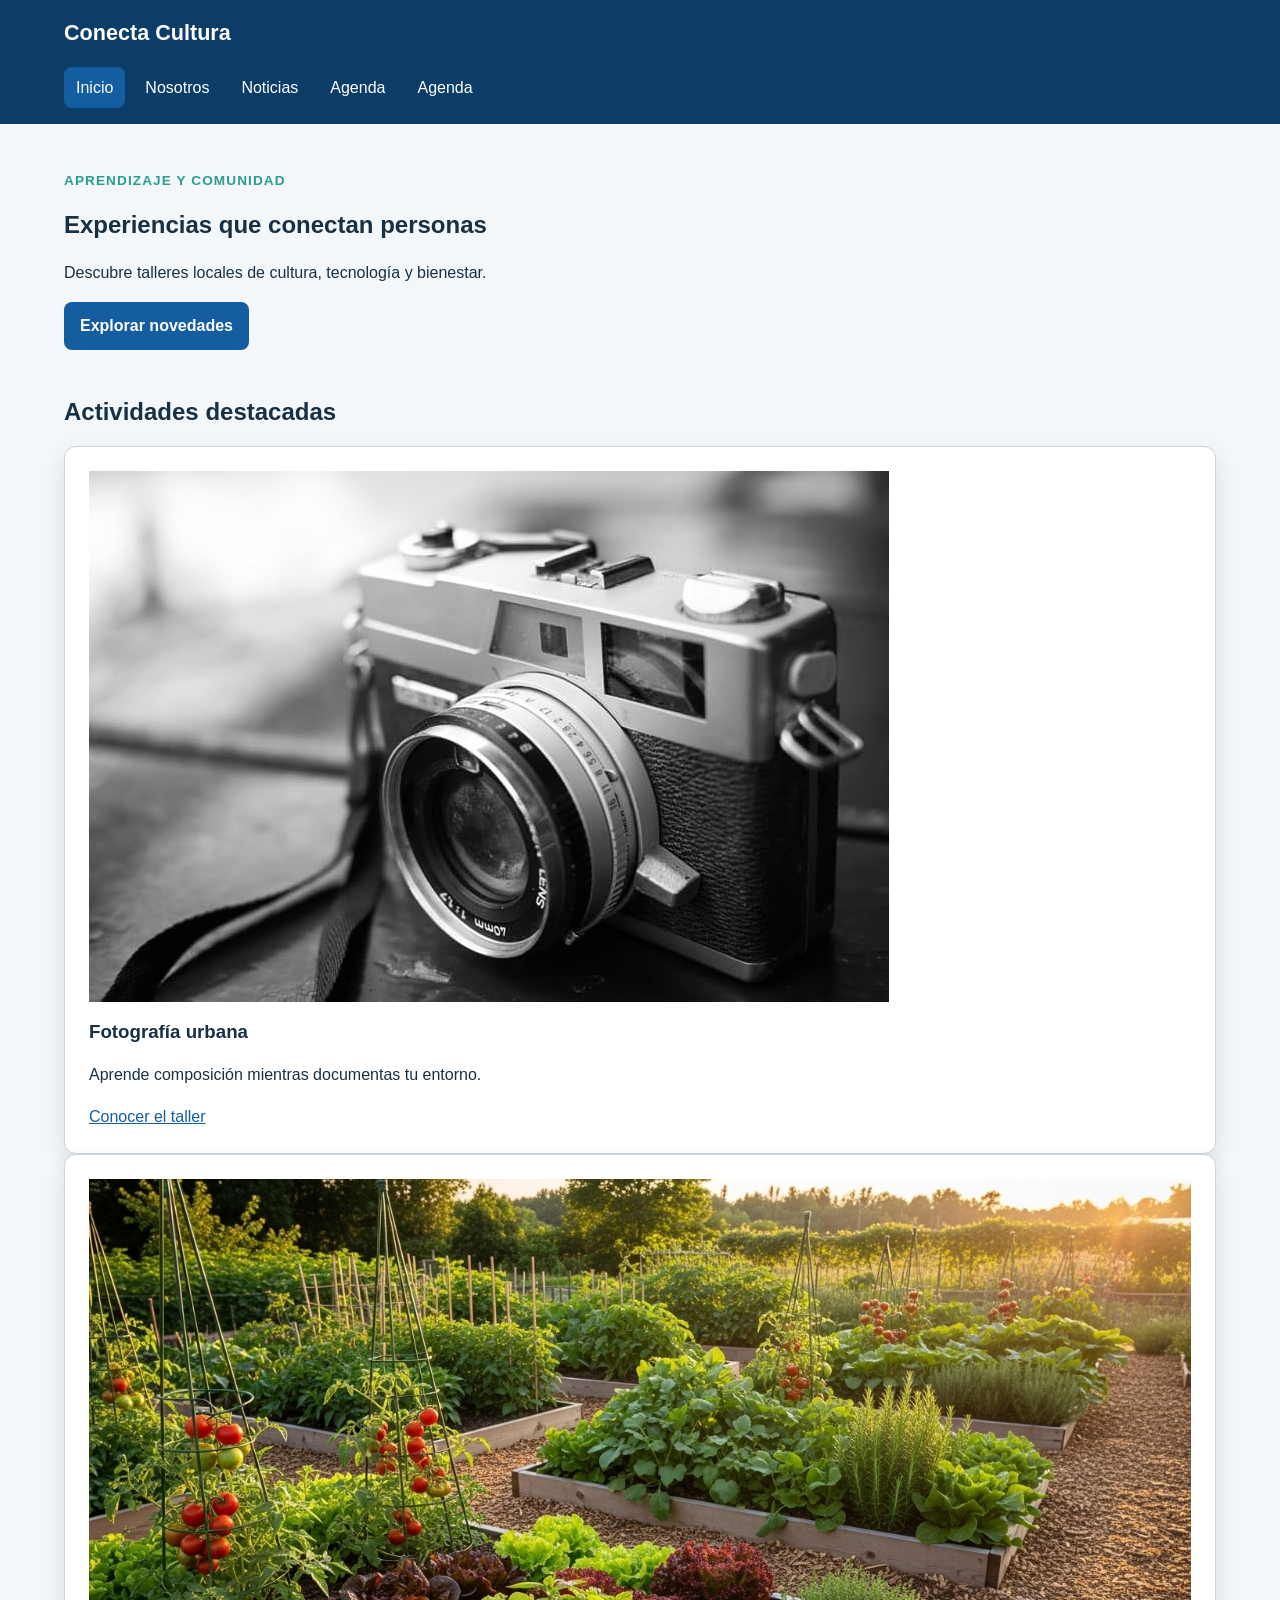
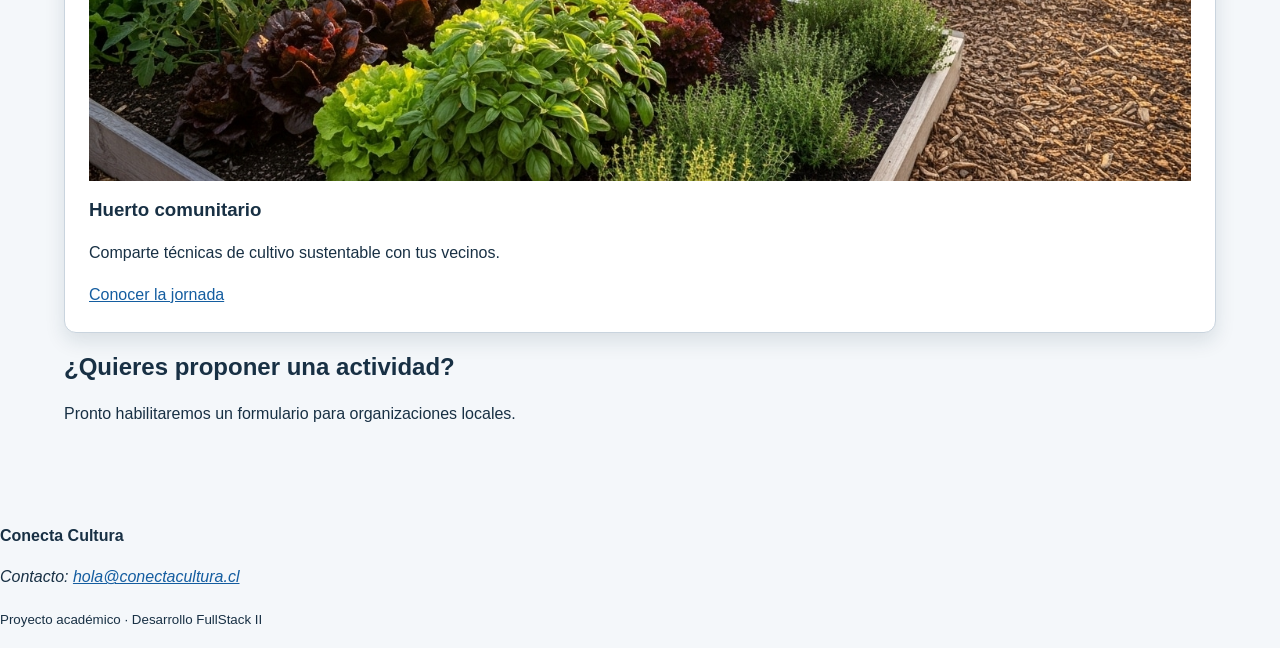
<file: index.html>
<!DOCTYPE html>
<html lang="es">
<head>
  <meta charset="UTF-8">
  <meta name="viewport" content="width=device-width, initial-scale=1.0">
  <meta name="description" content="Talleres y actividades de Conecta Cultura">
  <title>Inicio | Conecta Cultura</title>
  <link rel="stylesheet" href="assets/css/estilos.css">
</head>
<body>
  <a class="salto-contenido" href="#contenido-principal">Ir al contenido</a>
  <header class="cabecera-sitio">
    <a class="marca" href="index.html">Conecta Cultura</a>
    <nav aria-label="Navegación principal">
      <ul class="menu">
        <li><a href="index.html" aria-current="page">Inicio</a></li>
        <li><a href="nosotros.html">Nosotros</a></li>
        <li><a href="noticias.html">Noticias</a></li>
        <li><a href="agenda.html">Agenda</a></li>
        <li><a href="participar.html">Agenda</a></li>
      </ul>
    </nav>
  </header>

  <main id="contenido-principal">
    <section class="presentacion">
      <p class="etiqueta">Aprendizaje y comunidad</p>
      <h1>Experiencias que conectan personas</h1>
      <p>Descubre talleres locales de cultura, tecnología y bienestar.</p>
      <a class="boton" href="noticias.html">Explorar novedades</a>
    </section>

    <section aria-labelledby="titulo-actividades">
      <h2 id="titulo-actividades">Actividades destacadas</h2>
      <div class="grilla-tarjetas">
        <article class="tarjeta">
          <img src="assets/img/fotografia.jpg"
               alt="Participantes fotografiando edificios del barrio">
          <h3>Fotografía urbana</h3>
          <p>Aprende composición mientras documentas tu entorno.</p>
          <a href="noticia-detalle-1.html">Conocer el taller</a>
        </article>
        <article class="tarjeta">
          <img src="assets/img/huerto.jpg"
               alt="Manos plantando una hierba en un huerto comunitario">
          <h3>Huerto comunitario</h3>
          <p>Comparte técnicas de cultivo sustentable con tus vecinos.</p>
          <a href="noticia-detalle-2.html">Conocer la jornada</a>
        </article>
      </div>
    </section>

    <aside class="aviso" aria-labelledby="titulo-aviso">
      <h2 id="titulo-aviso">¿Quieres proponer una actividad?</h2>
      <p>Pronto habilitaremos un formulario para organizaciones locales.</p>
    </aside>
  </main>

  <footer class="pie-sitio">
    <p><strong>Conecta Cultura</strong></p>
    <address>Contacto: <a href="mailto:hola@conectacultura.cl">hola@conectacultura.cl</a></address>
    <p><small>Proyecto académico · Desarrollo FullStack II</small></p>
  </footer>
  <script src="assets/js/app.js"></script>
</body>
</html>
</file>
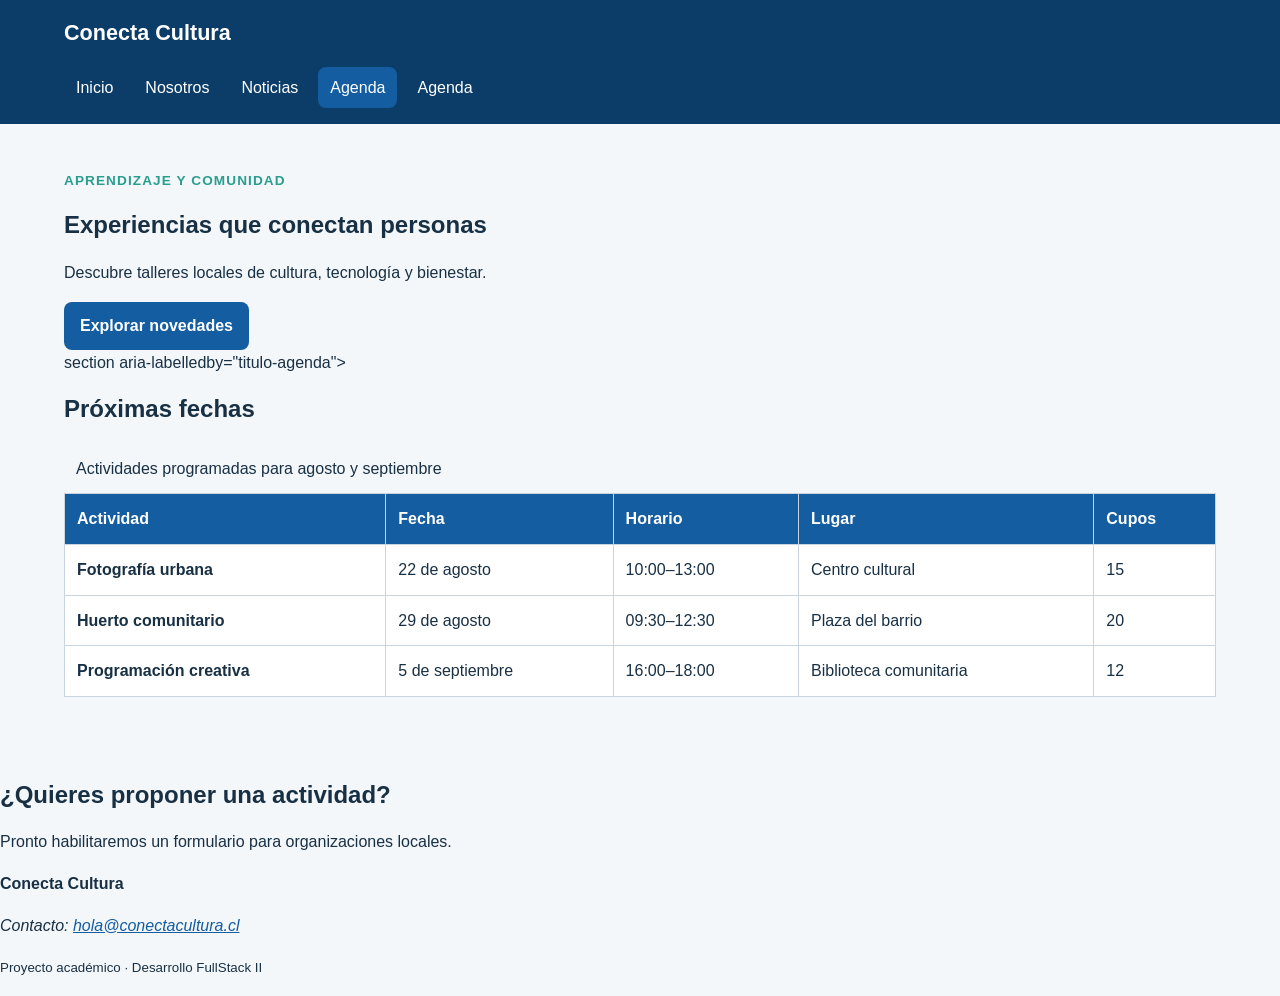
<file: agenda.html>
<!DOCTYPE html>
<html lang="es">
<head>
  <meta charset="UTF-8">
  <meta name="viewport" content="width=device-width, initial-scale=1.0">
  <meta name="description" content="Talleres y actividades de Conecta Cultura">
  <title>agenda | Conecta Cultura</title>
  <link rel="stylesheet" href="assets/css/estilos.css">
</head>
<body>
  <a class="salto-contenido" href="#contenido-principal">Ir al contenido</a>
  <header class="cabecera-sitio">
    <a class="marca" href="index.html">Conecta Cultura</a>
    <nav aria-label="Navegación principal">
      <ul class="menu">
        <li><a href="index.html" >Inicio</a></li>
        <li><a href="nosotros.html">Nosotros</a></li>
        <li><a href="noticias.html">Noticias</a></li>
        <li><a href="agenda.html" aria-current="page">Agenda</a></li>
        <li><a href="participar.html">Agenda</a></li>
      </ul>
    </nav>
  </header> 

  <main id="contenido-principal">
    <section class="presentacion">
      <p class="etiqueta">Aprendizaje y comunidad</p>
      <h1>Experiencias que conectan personas</h1>
      <p>Descubre talleres locales de cultura, tecnología y bienestar.</p>
      <a class="boton" href="noticias.html">Explorar novedades</a>
    </section>

    section aria-labelledby="titulo-agenda">
    <h2 id="titulo-agenda">Próximas fechas</h2>
    <div class="tabla-contenedor" tabindex="0"
         aria-label="Agenda desplazable horizontalmente">
      <table>
        <caption>Actividades programadas para agosto y septiembre</caption>
        <thead>
          <tr>
            <th scope="col">Actividad</th>
            <th scope="col">Fecha</th>
            <th scope="col">Horario</th>
            <th scope="col">Lugar</th>
            <th scope="col">Cupos</th>
          </tr>
        </thead>
        <tbody>
          <tr>
            <th scope="row">Fotografía urbana</th>
            <td><time datetime="2026-08-22">22 de agosto</time></td>
            <td><time datetime="10:00">10:00</time>–13:00</td>
            <td>Centro cultural</td>
            <td>15</td>
          </tr>
          <tr>
            <th scope="row">Huerto comunitario</th>
            <td><time datetime="2026-08-29">29 de agosto</time></td>
            <td><time datetime="09:30">09:30</time>–12:30</td>
            <td>Plaza del barrio</td>
            <td>20</td>
          </tr>
          <tr>
            <th scope="row">Programación creativa</th>
            <td><time datetime="2026-09-05">5 de septiembre</time></td>
            <td><time datetime="16:00">16:00</time>–18:00</td>
            <td>Biblioteca comunitaria</td>
            <td>12</td>
          </tr>
        </tbody>
      </table>
    </div>
  </section>
</main>


    <aside class="aviso" aria-labelledby="titulo-aviso">
      <h2 id="titulo-aviso">¿Quieres proponer una actividad?</h2>
      <p>Pronto habilitaremos un formulario para organizaciones locales.</p>
    </aside>
  </main>

  <footer class="pie-sitio">
    <p><strong>Conecta Cultura</strong></p>
    <address>Contacto: <a href="mailto:hola@conectacultura.cl">hola@conectacultura.cl</a></address>
    <p><small>Proyecto académico · Desarrollo FullStack II</small></p>
  </footer>
  <script src="assets/js/app.js"></script>
</body>
</html>
</file>
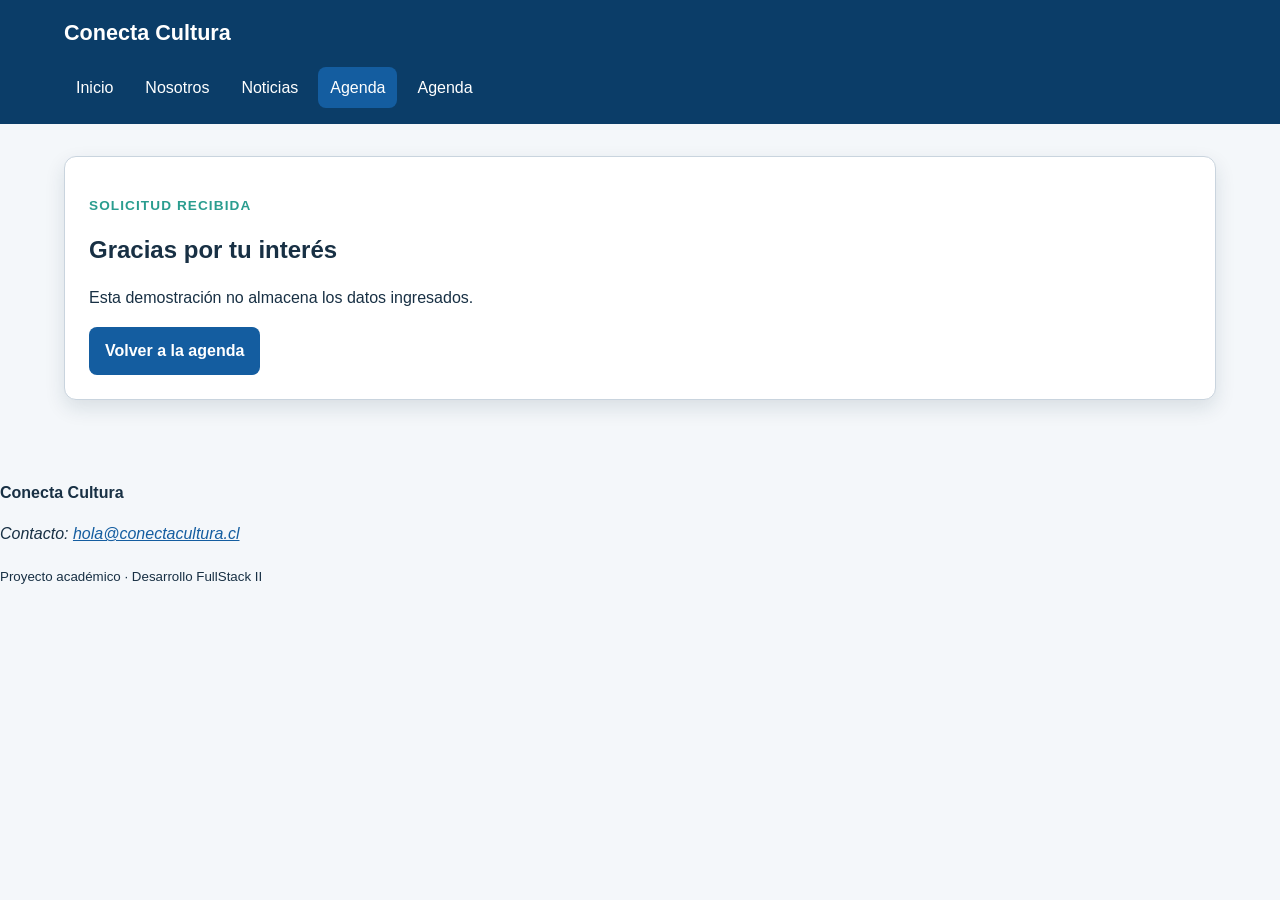
<file: confirmacion.html>
<!DOCTYPE html>
<html lang="es">
<head>
  <meta charset="UTF-8">
  <meta name="viewport" content="width=device-width, initial-scale=1.0">
  <meta name="description" content="Talleres y actividades de Conecta Cultura">
  <title>Inicio | Conecta Cultura</title>
  <link rel="stylesheet" href="assets/css/estilos.css">
</head>
<body>
  <a class="salto-contenido" href="#contenido-principal">Ir al contenido</a>
  <header class="cabecera-sitio">
    <a class="marca" href="index.html">Conecta Cultura</a>
    <nav aria-label="Navegación principal">
      <ul class="menu">
        <li><a href="index.html" >Inicio</a></li>
        <li><a href="nosotros.html">Nosotros</a></li>
        <li><a href="noticias.html">Noticias</a></li>
        <li><a href="agenda.html" aria-current="page">Agenda</a></li>
        <li><a href="participar.html">Agenda</a></li>
      </ul>
    </nav>
  </header> 

<main id="contenido-principal">
  <section class="mensaje-confirmacion">
    <p class="etiqueta">Solicitud recibida</p>
    <h1>Gracias por tu interés</h1>
    <p>Esta demostración no almacena los datos ingresados.</p>
    <a class="boton" href="agenda.html">Volver a la agenda</a>
  </section>
</main>


  <footer class="pie-sitio">
    <p><strong>Conecta Cultura</strong></p>
    <address>Contacto: <a href="mailto:hola@conectacultura.cl">hola@conectacultura.cl</a></address>
    <p><small>Proyecto académico · Desarrollo FullStack II</small></p>
  </footer>
  <script src="assets/js/app.js"></script>
</body>
</html>
</file>
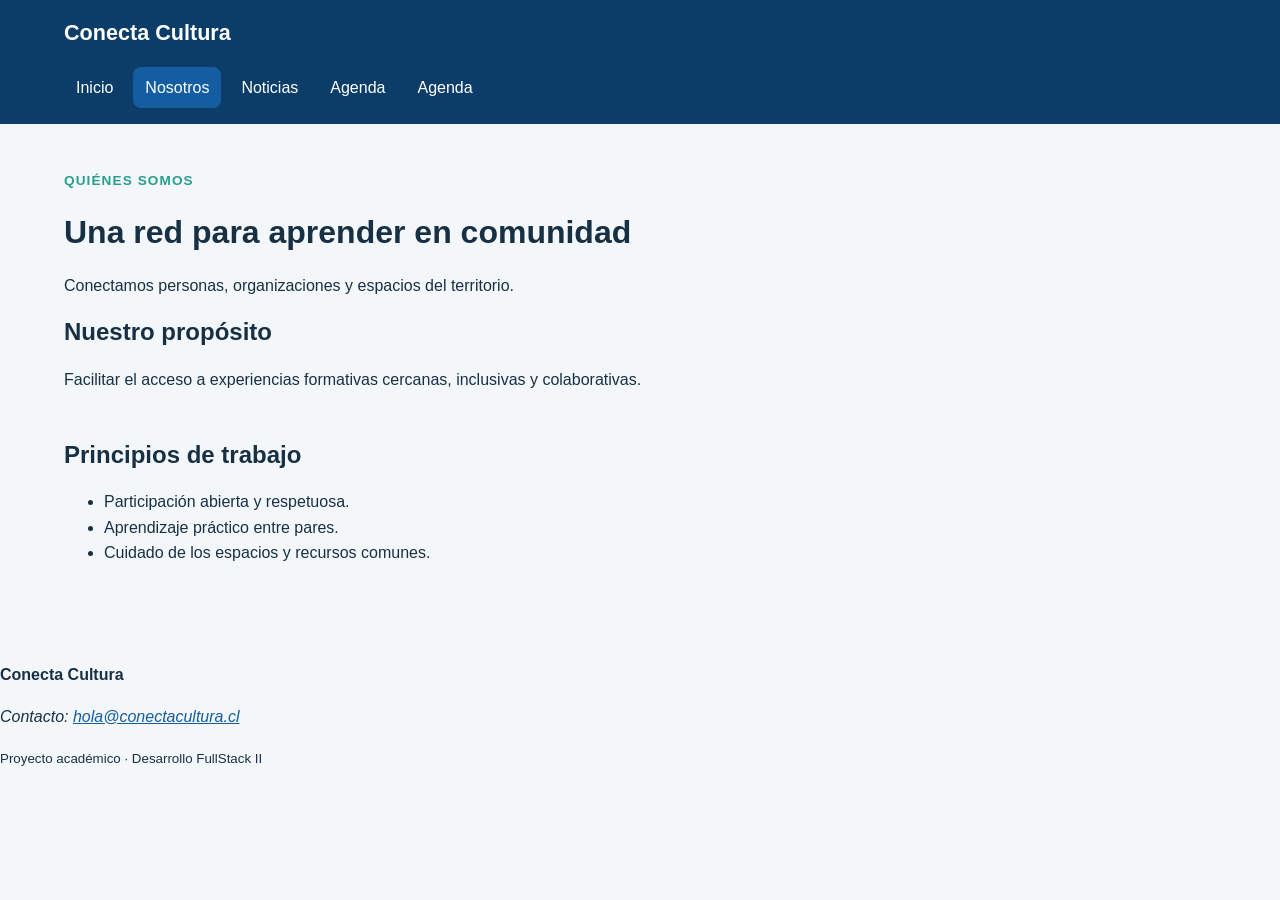
<file: nosotros.html>
<!DOCTYPE html>
<html lang="es">
<head>
  <meta charset="UTF-8">
  <meta name="viewport" content="width=device-width, initial-scale=1.0">
  <meta name="description" content="Nosotros en Conecta Cultura">
  <title>Nosotros | Conecta Cultura</title>
  <link rel="stylesheet" href="assets/css/estilos.css">
</head>
<body>
  <a class="salto-contenido" href="#contenido-principal">Ir al contenido</a>
  <header class="cabecera-sitio">
    <a class="marca" href="index.html">Conecta Cultura</a>
    <nav aria-label="Navegación principal">
      <ul class="menu">
        <li><a href="index.html">Inicio</a></li>
        <li><a href="nosotros.html" aria-current="page">Nosotros</a></li>
        <li><a href="noticias.html">Noticias</a></li>
        <li><a href="agenda.html">Agenda</a></li>
        <li><a href="participar.html">Agenda</a></li>
      </ul>
    </nav>
  </header>

    <main id="contenido-principal">
    <header class="encabezado-pagina">
        <p class="etiqueta">Quiénes somos</p>
        <h1>Una red para aprender en comunidad</h1>
        <p>Conectamos personas, organizaciones y espacios del territorio.</p>
    </header>

    <section aria-labelledby="titulo-proposito">
        <h2 id="titulo-proposito">Nuestro propósito</h2>
        <p>Facilitar el acceso a experiencias formativas cercanas,
        inclusivas y colaborativas.</p>
    </section>

    <section aria-labelledby="titulo-principios">
        <h2 id="titulo-principios">Principios de trabajo</h2>
        <ul>
        <li>Participación abierta y respetuosa.</li>
        <li>Aprendizaje práctico entre pares.</li>
        <li>Cuidado de los espacios y recursos comunes.</li>
        </ul>
    </section>
    </main>


  <footer class="pie-sitio">
    <p><strong>Conecta Cultura</strong></p>
    <address>Contacto: <a href="mailto:hola@conectacultura.cl">hola@conectacultura.cl</a></address>
    <p><small>Proyecto académico · Desarrollo FullStack II</small></p>
  </footer>
  <script src="assets/js/app.js"></script>
</body>
</html>
</file>
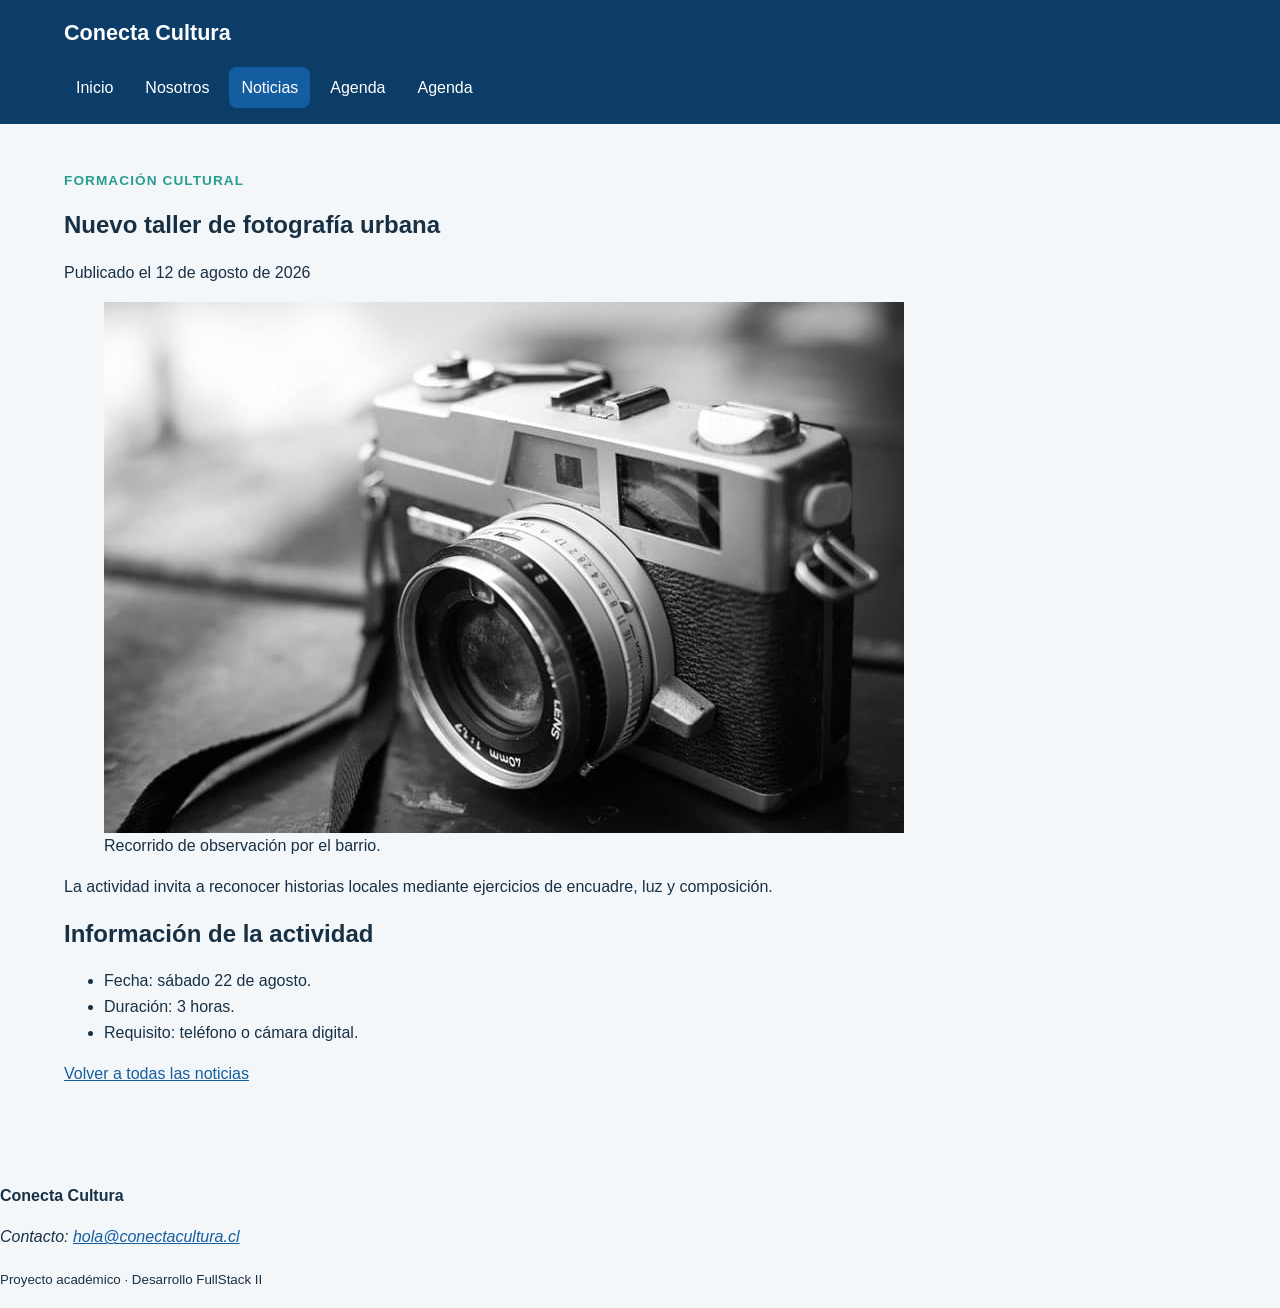
<file: noticia-detalle-1.html>
<!DOCTYPE html>
<html lang="es">
<head>
  <meta charset="UTF-8">
  <meta name="viewport" content="width=device-width, initial-scale=1.0">
  <meta name="description" content="Noticia en Conecta Cultura">
  <title>Detalle Noticia | Conecta Cultura</title>
  <link rel="stylesheet" href="assets/css/estilos.css">
</head>
<body>
  <a class="salto-contenido" href="#contenido-principal">Ir al contenido</a>
  <header class="cabecera-sitio">
    <a class="marca" href="index.html">Conecta Cultura</a>
    <nav aria-label="Navegación principal">
      <ul class="menu">
        <li><a href="index.html">Inicio</a></li>
        <li><a href="nosotros.html">Nosotros</a></li>
        <li><a href="noticias.html" aria-current="page">Noticias</a></li>
        <li><a href="agenda.html">Agenda</a></li>
        <li><a href="participar.html">Agenda</a></li>
      </ul>
    </nav>
  </header>

    <main id="contenido-principal">
        <article class="noticia-completa">
            <header>
            <p class="etiqueta">Formación cultural</p>
            <h1>Nuevo taller de fotografía urbana</h1>
            <p>Publicado el <time datetime="2026-08-12">12 de agosto de 2026</time></p>
            </header>

            <figure>
            <img src="assets/img/fotografia.jpg"
                alt="Grupo observando edificios durante una salida fotográfica">
            <figcaption>Recorrido de observación por el barrio.</figcaption>
            </figure>

            <p>La actividad invita a reconocer historias locales mediante
            ejercicios de encuadre, luz y composición.</p>
            <h2>Información de la actividad</h2>
            <ul>
            <li>Fecha: sábado 22 de agosto.</li>
            <li>Duración: 3 horas.</li>
            <li>Requisito: teléfono o cámara digital.</li>
            </ul>
            <p><a href="noticias.html">Volver a todas las noticias</a></p>
        </article>
    </main>


  <footer class="pie-sitio">
    <p><strong>Conecta Cultura</strong></p>
    <address>Contacto: <a href="mailto:hola@conectacultura.cl">hola@conectacultura.cl</a></address>
    <p><small>Proyecto académico · Desarrollo FullStack II</small></p>
  </footer>
  <script src="assets/js/app.js"></script>
</body>
</html>
</file>
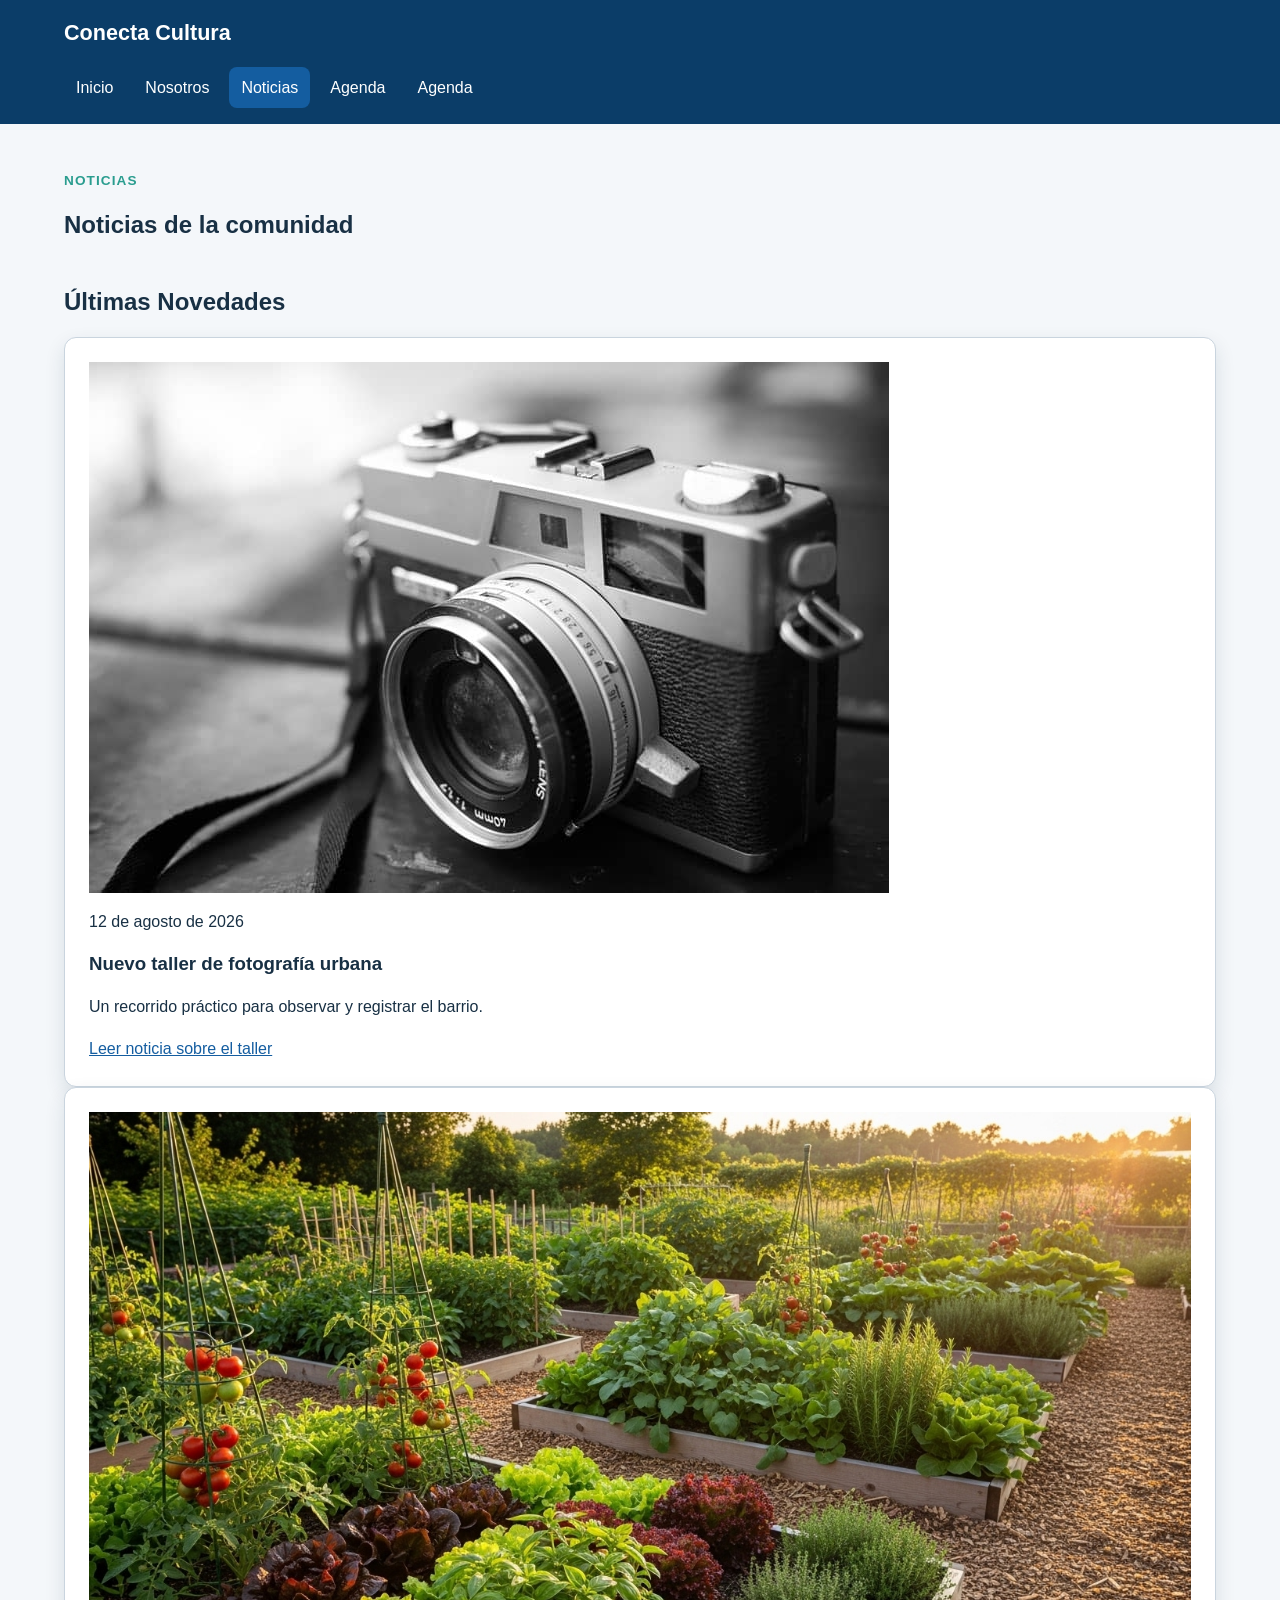
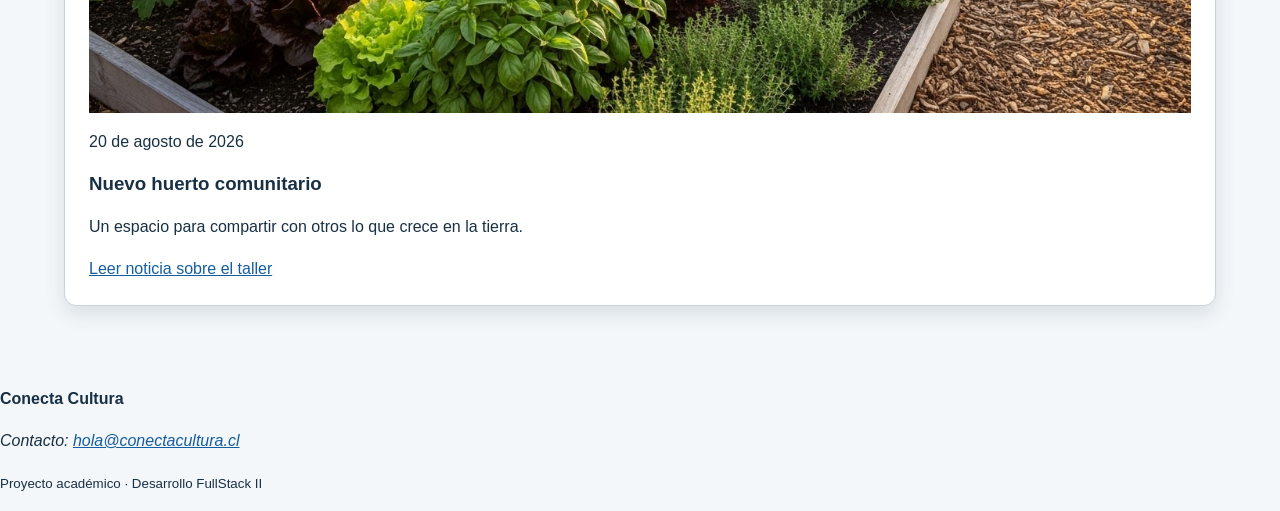
<file: noticias.html>
<!DOCTYPE html>
<html lang="es">
<head>
  <meta charset="UTF-8">
  <meta name="viewport" content="width=device-width, initial-scale=1.0">
  <meta name="description" content="Nosotros en Conecta Cultura">
  <title>Noticias | Conecta Cultura</title>
  <link rel="stylesheet" href="assets/css/estilos.css">
</head>
<body>
  <a class="salto-contenido" href="#contenido-principal">Ir al contenido</a>
  <header class="cabecera-sitio">
    <a class="marca" href="index.html">Conecta Cultura</a>
    <nav aria-label="Navegación principal">
      <ul class="menu">
        <li><a href="index.html">Inicio</a></li>
        <li><a href="nosotros.html">Nosotros</a></li>
        <li><a href="noticias.html" aria-current="page">Noticias</a></li>
        <li><a href="agenda.html">Agenda</a></li>
        <li><a href="participar.html">Agenda</a></li>
      </ul>
    </nav>
  </header>

  <main id="contenido-principal">
    <section class="presentacion">
      <p class="etiqueta">Noticias</p>
      <h1>Noticias de la comunidad</h1>
    </section>

    <section aria-labelledby="titulo-actividades">
      <h2 id="titulo-actividades">Últimas Novedades</h2>
      <div class="grilla-tarjetas">
        <article class="tarjeta">
            <img src="assets/img/fotografia.jpg"
                alt="Participantes de un taller de fotografía urbana">
            <p><time datetime="2026-08-12">12 de agosto de 2026</time></p>
            <h3>Nuevo taller de fotografía urbana</h3>
            <p>Un recorrido práctico para observar y registrar el barrio.</p>
            <a href="noticia-detalle-1.html">Leer noticia sobre el taller</a>
        </article>
        <article class="tarjeta">
            <img src="assets/img/huerto.jpg"
                alt="Participantes de un huerto comunitario">
            <p><time datetime="2026-08-20">20 de agosto de 2026</time></p>
            <h3>Nuevo huerto comunitario</h3>
            <p>Un espacio para compartir con otros lo que crece en la tierra.</p>
            <a href="noticia-detalle-2.html">Leer noticia sobre el taller</a>
        </article>
      </div>
    </section>
  </main>

  <footer class="pie-sitio">
    <p><strong>Conecta Cultura</strong></p>
    <address>Contacto: <a href="mailto:hola@conectacultura.cl">hola@conectacultura.cl</a></address>
    <p><small>Proyecto académico · Desarrollo FullStack II</small></p>
  </footer>
  <script src="assets/js/app.js"></script>
</body>
</html>
</file>
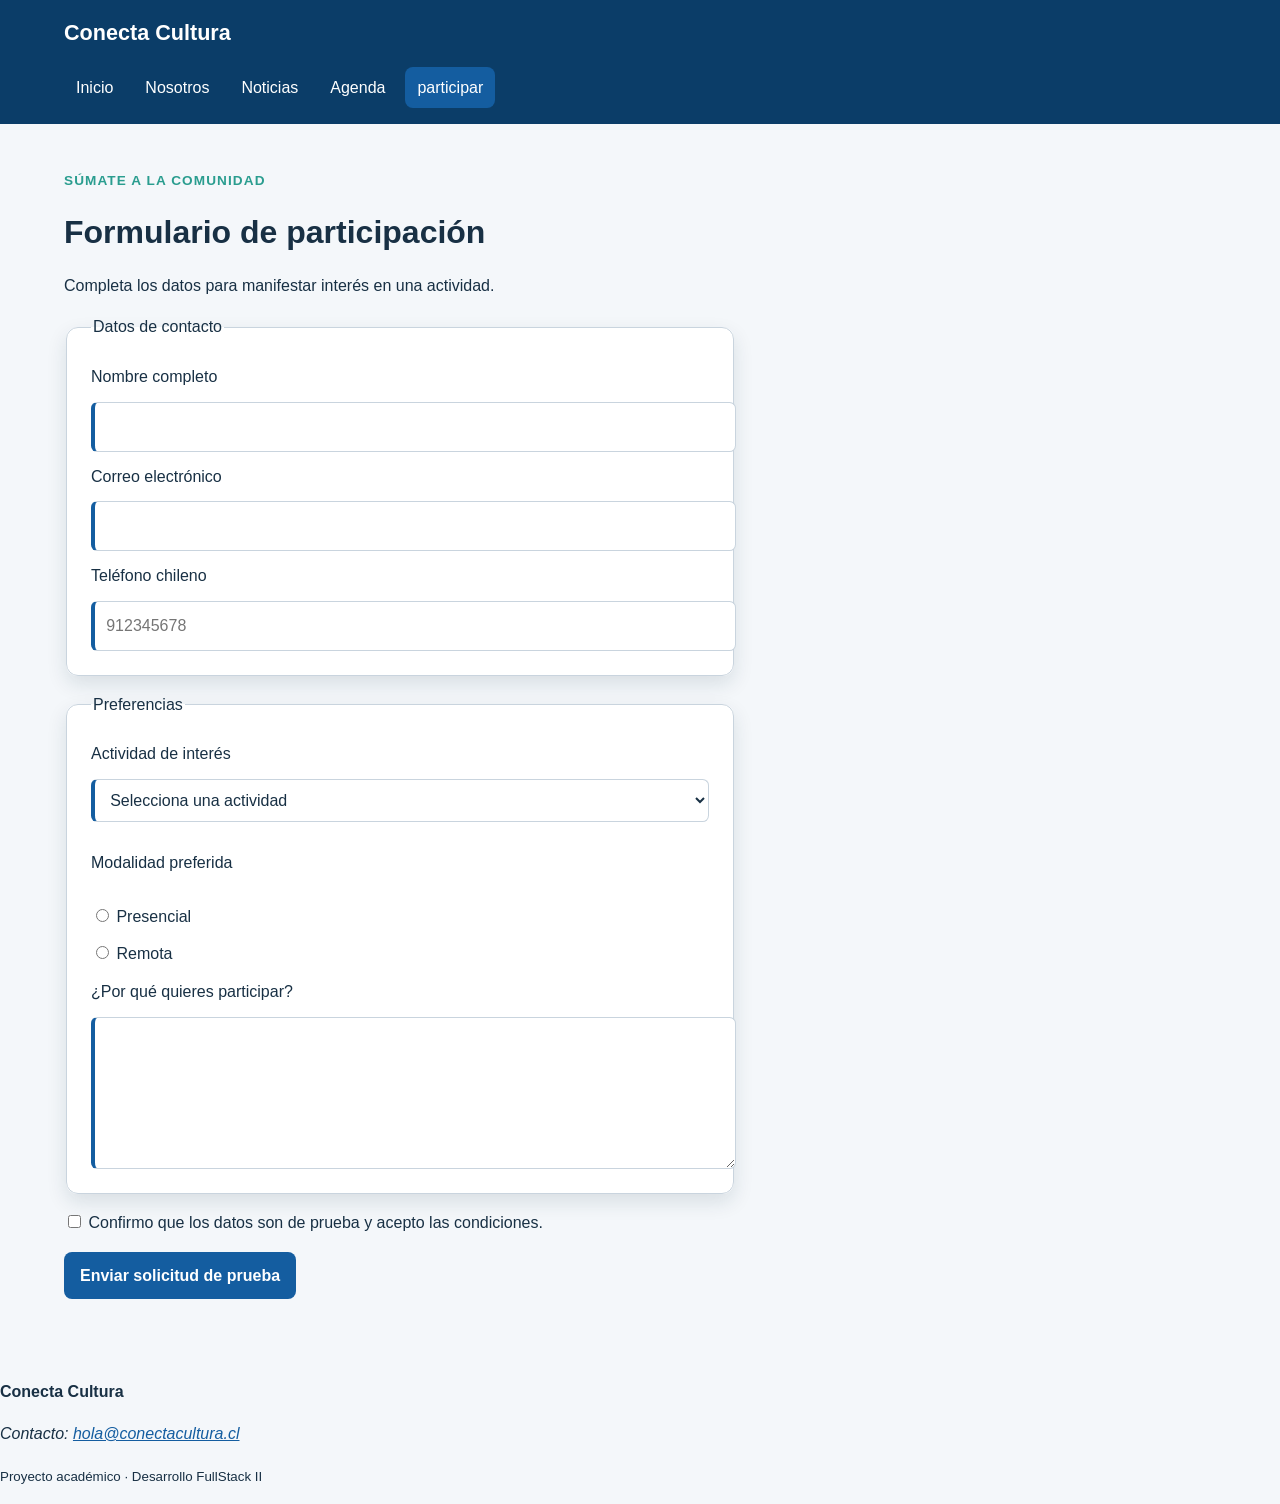
<file: participar.html>
<!DOCTYPE html>
<html lang="es">
<head>
  <meta charset="UTF-8">
  <meta name="viewport" content="width=device-width, initial-scale=1.0">
  <meta name="description" content="Talleres y actividades de Conecta Cultura">
  <title>Inicio | Conecta Cultura</title>
  <link rel="stylesheet" href="assets/css/estilos.css">
</head>
<body>
  <a class="salto-contenido" href="#contenido-principal">Ir al contenido</a>
  <header class="cabecera-sitio">
    <a class="marca" href="index.html">Conecta Cultura</a>
    <nav aria-label="Navegación principal">
      <ul class="menu">
        <li><a href="index.html" >Inicio</a></li>
        <li><a href="nosotros.html">Nosotros</a></li>
        <li><a href="noticias.html">Noticias</a></li>
        <li><a href="agenda.html">Agenda</a></li>
        <li><a href="participar.html"aria-current="page">participar</a></li>
      </ul>
    </nav>
  </header>

<main id="contenido-principal">
  <header class="encabezado-pagina">
    <p class="etiqueta">Súmate a la comunidad</p>
    <h1>Formulario de participación</h1>
    <p>Completa los datos para manifestar interés en una actividad.</p>
  </header>

  <form class="formulario" action="confirmacion.html" method="get">
    <fieldset>
      <legend>Datos de contacto</legend>

      <label for="nombre">Nombre completo</label>
      <input id="nombre" name="nombre" type="text"
             autocomplete="name" minlength="3" maxlength="80" required>

      <label for="correo">Correo electrónico</label>
      <input id="correo" name="correo" type="email"
             autocomplete="email" required>

      <label for="telefono">Teléfono chileno</label>
      <input id="telefono" name="telefono" type="tel"
             autocomplete="tel" placeholder="912345678"
             pattern="[0-9]{9}" title="Ingresa 9 dígitos" required>
    </fieldset>

    <fieldset>
      <legend>Preferencias</legend>

      <label for="actividad">Actividad de interés</label>
      <select id="actividad" name="actividad" required>
        <option value="">Selecciona una actividad</option>
        <option value="fotografia">Fotografía urbana</option>
        <option value="huerto">Huerto comunitario</option>
        <option value="programacion">Programación creativa</option>
      </select>

      <p>Modalidad preferida</p>
      <label><input type="radio" name="modalidad"
                    value="presencial" required> Presencial</label>
      <label><input type="radio" name="modalidad"
                    value="remota"> Remota</label>

      <label for="motivacion">¿Por qué quieres participar?</label>
      <textarea id="motivacion" name="motivacion"
                rows="5" minlength="20" maxlength="500" required></textarea>
    </fieldset>

    <label>
      <input type="checkbox" name="acepta_condiciones" required>
      Confirmo que los datos son de prueba y acepto las condiciones.
    </label>

    <button type="submit">Enviar solicitud de prueba</button>
  </form>
</main>


  <footer class="pie-sitio">
    <p><strong>Conecta Cultura</strong></p>
    <address>Contacto: <a href="mailto:hola@conectacultura.cl">hola@conectacultura.cl</a></address>
    <p><small>Proyecto académico · Desarrollo FullStack II</small></p>
  </footer>
  <script src="assets/js/app.js"></script>
</body>
</html>
</file>
<file: assets/css/estilos.css>
/* 1. Variables */
/* 2. Base y tipografía */
/* 3. Estructura */
/* 4. Navegación */
/* 5. Componentes */
/* 6. Tablas y formularios */
/* 7. Multimedia y utilidades */

:root {
--color-primario: #145da0;
--color-primario-oscuro: #0b3d68;
--color-secundario: #2a9d8f;
--color-acento: #f4a261;
--color-texto: #183044;
--color-texto-suave: #526575;
--color-fondo: #f4f7fa;
--color-superficie: #ffffff;
--color-borde: #c9d4de;
--fuente-base: Arial, Helvetica, sans-serif;
--radio: 0.75rem;
--sombra: 0 0.5rem 1.25rem rgb(20 48 68 / 12%);
--ancho-contenido: 72rem;
}
html {
scroll-behavior: smooth;
}
body {
margin: 0;
color: var(--color-texto);
background: var(--color-fondo);
font-family: var(--fuente-base);
font-size: 1rem;
line-height: 1.6;
}
img,
video {
display: block;
max-width: 100%;
height: auto;
}
a {
color: var(--color-primario);
}
h1,
h2,
h3 {
line-height: 1.2;
text-wrap: balance;
}
main {
width: min(100% - 2rem, var(--ancho-contenido));
margin-inline: auto;
}
main {
padding-block: 2rem 4rem;
}
section + section {
margin-top: 3rem;
}
.cabecera-sitio {
padding: 1rem max(1rem, calc((100% - var(--ancho-contenido)) / 2));
color: #ffffff;
background: var(--color-primario-oscuro);
}
.marca {
color: #ffffff;
font-size: 1.35rem;
font-weight: 700;
text-decoration: none;
}
.menu {
display: flex;
flex-wrap: wrap;
gap: 0.5rem;
margin: 1rem 0 0;
padding: 0;
list-style: none;
}
.menu a {
display: inline-block;
padding: 0.5rem 0.75rem;
color: #ffffff;
border-radius: 0.5rem;
text-decoration: none;
}
.menu a:hover,
.menu a[aria-current="page"] {
background: var(--color-primario);
}

.etiqueta {
margin-bottom: 0.25rem;
color: var(--color-secundario);
font-size: 0.85rem;
font-weight: 700;
letter-spacing: 0.08em;
text-transform: uppercase;
}
.tarjeta,
.mensaje-confirmacion,
.formulario fieldset {
padding: 1.5rem;
background: var(--color-superficie);
border: 1px solid var(--color-borde);
border-radius: var(--radio);
box-shadow: var(--sombra);
}
.boton,
button {
display: inline-block;
width: fit-content;
padding: 0.7rem 1rem;
color: #ffffff;
background: var(--color-primario);
border: 0;
border-radius: 0.5rem;
font: inherit;
font-weight: 700;
text-decoration: none;
cursor: pointer;
}
.boton:hover,
button:hover {
background: var(--color-primario-oscuro);
}

.tabla-contenedor {
max-width: 100%;
overflow-x: auto;
}
table {
width: 100%;
border-collapse: collapse;
background: var(--color-superficie);
}
caption,
th,
td {
padding: 0.75rem;
text-align: left;
}
th,
td {
border: 1px solid var(--color-borde);
}
thead {
color: #ffffff;
background: var(--color-primario);
}
.formulario {
display: grid;
gap: 1rem;
max-width: 42rem;
}
.formulario fieldset {
display: grid;
gap: 0.75rem;
}
.formulario input,
.formulario select,
.formulario textarea {
width: 100%;
padding: 0.7rem;
color: inherit;
background: #ffffff;
border: 1px solid var(--color-borde);
border-radius: 0.4rem;
font: inherit;
}
.formulario input[type="radio"],
.formulario input[type="checkbox"] {
width: auto;
}

:focus-visible {
outline: 3px solid var(--color-acento);
outline-offset: 3px;
}
input:required,
select:required,
textarea:required {
border-left: 0.3rem solid var(--color-primario);
}
input:focus,
select:focus,
textarea:focus {
border-color: var(--color-primario);
}
.salto-contenido {
position: absolute;
padding: 0.6rem 1rem;
color: #ffffff;
background: var(--color-primario-oscuro);
transform: translateY(-150%);
}

.salto-contenido:focus {
    transform: translateY();
}
</file>
